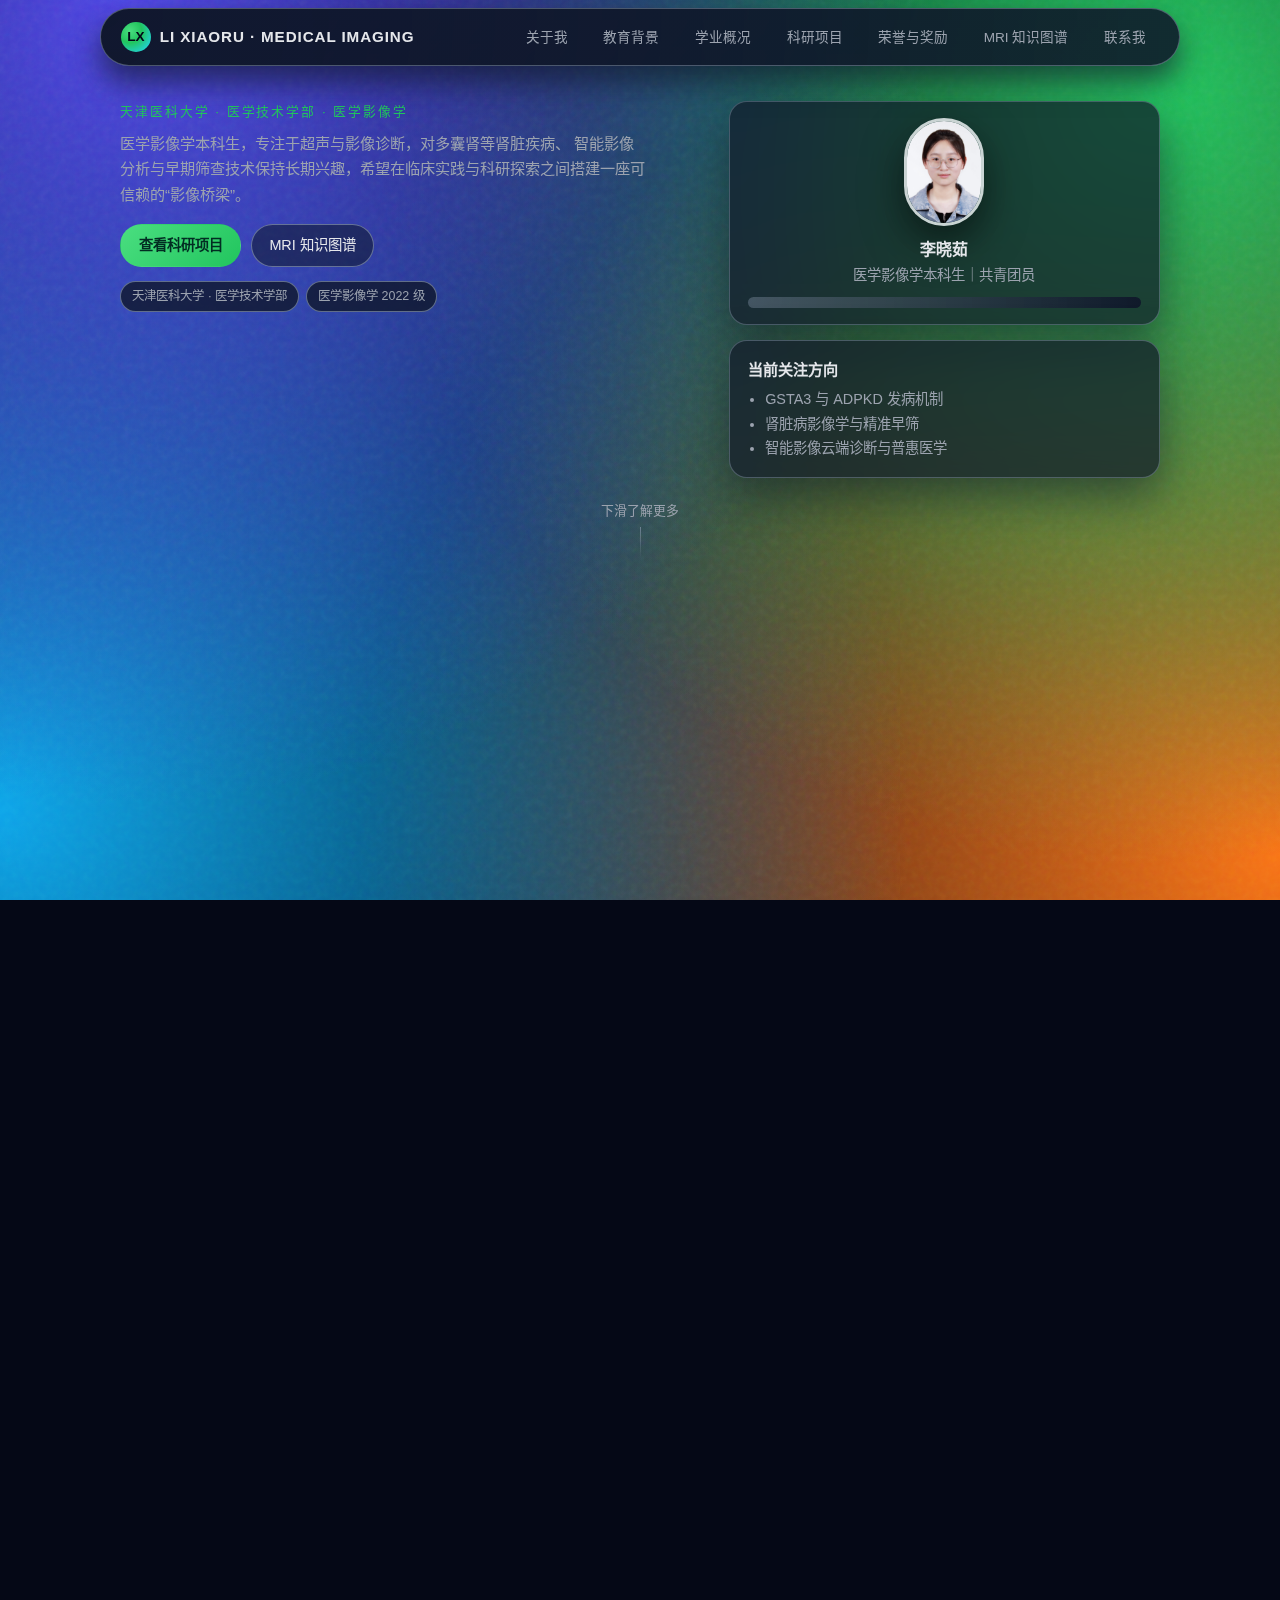
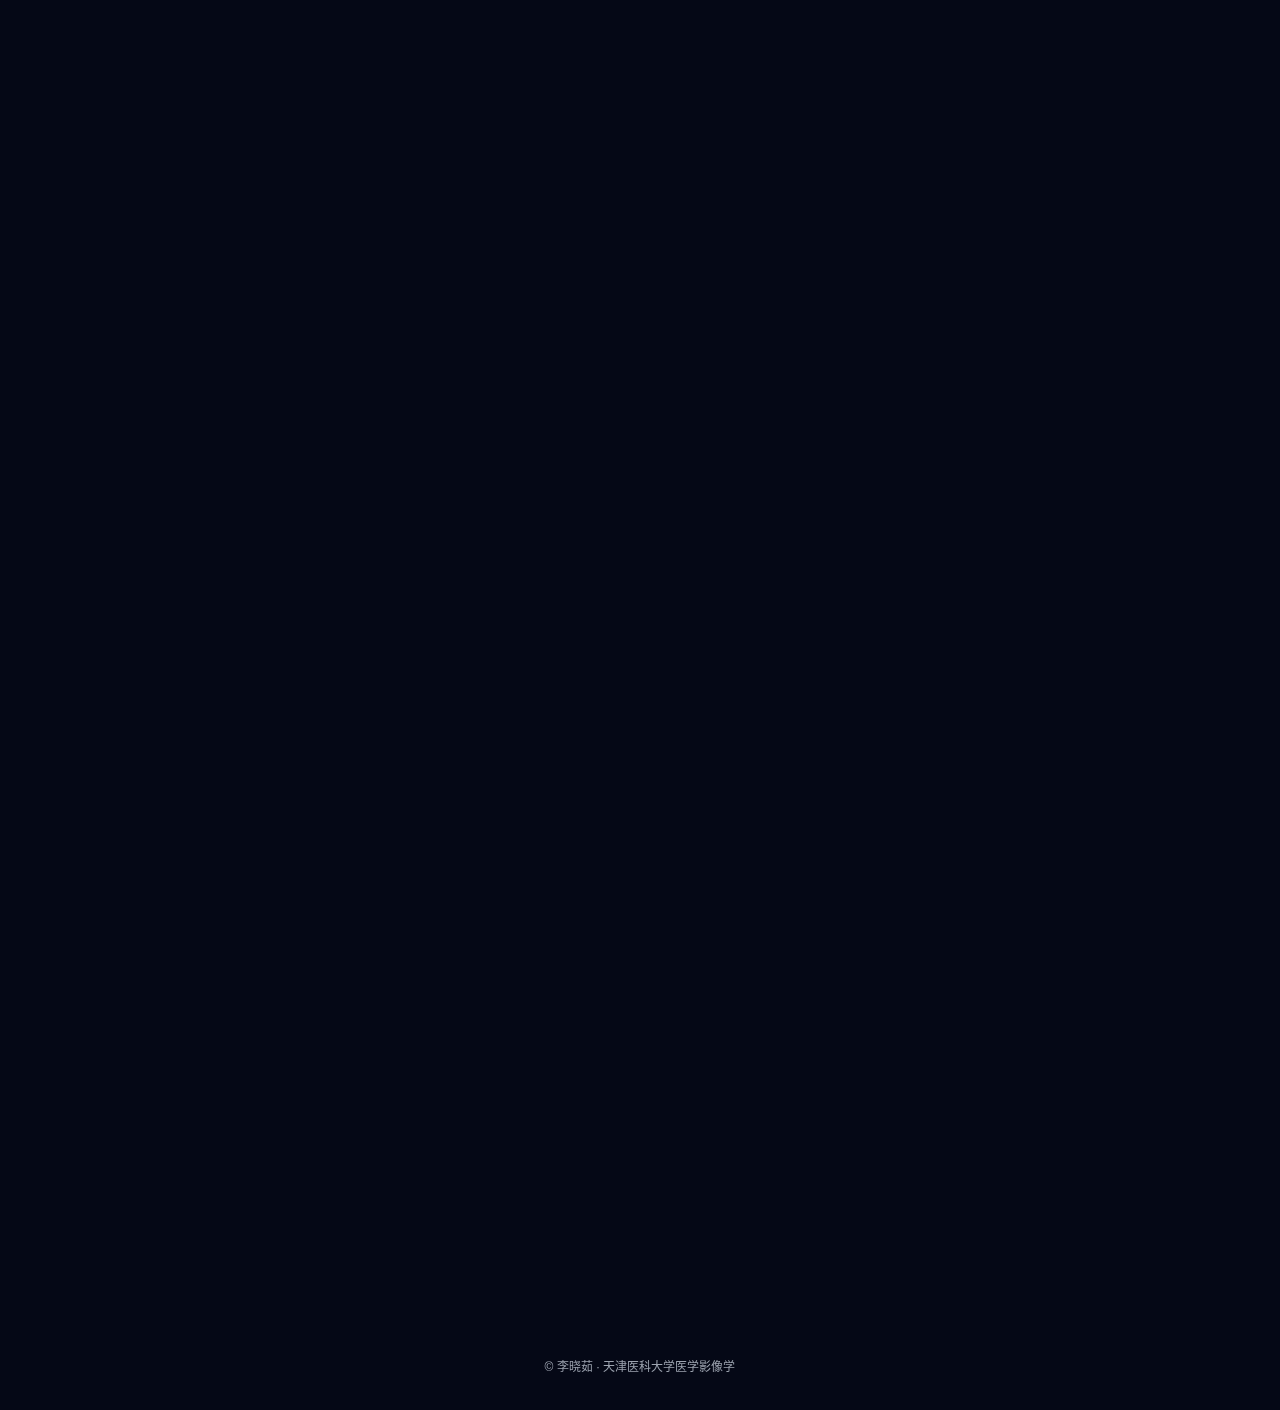
<file: index.html>
<!DOCTYPE html>
<html lang="zh-CN">
<head>
    <meta charset="UTF-8">
    <title>李晓茹 · 医学影像学个人主页</title>
    <meta name="viewport" content="width=device-width, initial-scale=1">
    <meta name="description" content="李晓茹，天津医科大学医学影像学专业本科生个人主页">
    <link rel="stylesheet" href="style.css">
</head>
<body>
<div class="page-bg"></div>
<div class="page-noise"></div>

<header class="site-header">
    <div class="logo">
        <span class="logo-mark">LX</span>
        <span class="logo-text">Li Xiaoru · Medical Imaging</span>
    </div>
    <nav class="navbar">
        <button class="nav-toggle" id="navToggle">☰</button>
        <ul id="navList">
            <li><a href="#about">关于我</a></li>
            <li><a href="#education">教育背景</a></li>
            <li><a href="#stats">学业概况</a></li>
            <li><a href="#projects">科研项目</a></li>
            <li><a href="#honors">荣誉与奖励</a></li>
            <li><a href="#knowledge-graph">MRI 知识图谱</a></li>
            <li><a href="#contact">联系我</a></li>
        </ul>
    </nav>
</header>

<section class="hero section">
    <div class="hero-content">
        <div class="hero-main">
            <p class="hero-tag">天津医科大学 · 医学技术学部 · 医学影像学</p>
            <h1 id="typewriter"></h1>
            <p class="hero-sub">
                医学影像学本科生，专注于超声与影像诊断，对多囊肾等肾脏疾病、
                智能影像分析与早期筛查技术保持长期兴趣，希望在临床实践与科研探索之间搭建一座可信赖的“影像桥梁”。
            </p>
            <div class="hero-actions">
                <a href="#projects" class="btn btn-primary">查看科研项目</a>
                <a href="#knowledge-graph" class="btn btn-ghost">MRI 知识图谱</a>
            </div>
            <div class="hero-meta">
                <span class="meta-pill">天津医科大学 · 医学技术学部</span>
                <span class="meta-pill">医学影像学 2022 级</span>
            </div>
        </div>

        <div class="hero-side">
            <div class="hero-photo-card card glass">
                <div class="photo-frame">
<img src="证件照.jpg" alt="李晓茹个人照片" style="width:80px; height:auto;">

                </div>
                <div class="photo-info">
                    <p class="photo-name">李晓茹</p>
                    <p class="photo-role">医学影像学本科生｜共青团员</p>
                </div>
                <div class="stat-row">
                    <div class="stat-item">
                    </div>
                </div>
            </div>

            <div class="hero-mini card glass">
                <p class="hero-mini-title">当前关注方向</p>
                <ul>
                    <li>GSTA3 与 ADPKD 发病机制</li>
                    <li>肾脏病影像学与精准早筛</li>
                    <li>智能影像云端诊断与普惠医学</li>
                </ul>
            </div>
        </div>
    </div>

    <div class="scroll-hint">
        <span>下滑了解更多</span>
        <div class="scroll-line"></div>
    </div>
</section>

<main>
    <!-- 关于我 -->
    <section id="about" class="section fade-in">
        <div class="section-header">
            <h2>关于我</h2>
            <p>From imaging learner to future ultrasound / radiology doctor.</p>
        </div>
        <div class="card glass">
            <p>
                我是<strong>李晓茹</strong>，天津医科大学医学技术学部医学影像学专业学生（共青团员）。
            </p>
            <p>
                我以“研究者的严谨”和“医者的耐心”要求自己，职业目标明确——
                希望在研修与规培中持续打磨影像判读能力与科研思维，
                最终成长为一名技术精湛、患者信赖的超声 / 影像医生。
            </p>
        </div>
    </section>

    <!-- 教育背景 -->
    <section id="education" class="section section-alt fade-in">
        <div class="section-header">
            <h2>教育背景</h2>
            <p>Academic Journey</p>
        </div>
        <div class="timeline">
            <div class="timeline-item card glass">
                <div class="timeline-dot"></div>
                <div class="timeline-content">
                    <p class="timeline-time">2022.08 – 至今</p>
                    <p class="timeline-title">天津医科大学 · 医学技术学部</p>
                    <p class="timeline-sub">医学影像学本科（双一流 · 211）</p>
                    <p class="timeline-desc">
                        系统学习 X 线、CT、MRI、超声及核医学等影像学相关课程，
                        逐步将兴趣聚焦于肾脏疾病影像学与智能影像辅助诊断方向。
                    </p>
                </div>
            </div>
        </div>
    </section>

    <!-- 学业概况 -->
    <section id="stats" class="section fade-in">
        <div class="section-header">
            <h2>学业概况</h2>
            <p>Key academic stats.</p>
        </div>
        <div class="stats-grid">
            <div class="card glass stats-card">
                <h3>综合表现</h3>
                <ul>
                    <li><strong>GPA：</strong>3.65 / 4</li>
                    <li><strong>CET-4：</strong>560 分</li>
                    <li><strong>CET-6：</strong>425 分</li>
                </ul>
            </div>
        </div>
    </section>

    <!-- 科研项目 -->
    <section id="projects" class="section section-alt fade-in">
        <div class="section-header">
            <h2>科研项目</h2>
            <p>Focus on ADPKD mechanism, early screening and intelligent imaging.</p>
        </div>
        <div class="card-grid">
            <article class="card project-card glass">
                <h3>◆ GSTA3 通过 AKT 通路调控 ADPKD 机制研究</h3>
                <p>
                    基于前期发现 GSTA3 可延缓多囊肾囊肿形成，提出其通过 AKT/mTOR 通路调控 ADPKD 的新机制，
                    旨在验证 GSTA3 过表达抑制 AKT 磷酸化、延缓囊肿进展的作用，为 ADPKD 靶向治疗提供潜在新策略。
                </p>

                <h3>◆ “肾晓”——基于 GSTA3 的 ADPKD 精准早筛平台</h3>
                <p>
                    以 GSTA3 为生物标志物，设计无创检测方案，构建 ADPKD 精准早筛平台，
                    期望实现高风险个体的早期预警、超早期风险分层与主动干预。
                </p>

                <h3>◆ “智影云析”智能影像云端诊断协同平台</h3>
                <p>
                    以智能影像分析与云计算为核心，规划构建面向医疗机构与公众的云端影像协同系统，
                    支持肺结节、脑梗死、子宫肿瘤等疾病的辅助诊断与个性化治疗方案，强调普惠性与可及性。
                </p>
            </article>
        </div>
    </section>

    <!-- 荣誉与奖励 -->
    <section id="honors" class="section fade-in">
        <div class="section-header">
            <h2>荣誉与奖励</h2>
            <p>Competitions · Scholarships · Creative works.</p>
        </div>
        <div class="card glass">
            <p>◆第十一届全国大学生医学创新大赛暨“一带一路”国际竞赛北部赛区优秀成果奖</p>
            <p>◆多项目获得 2025 年中国大学生创新大赛校级奖项</p>
            <p>◆2022–2023 学年 校级三等奖学金</p>
            <p>◆2023–2024 学年 校级二等奖学金</p>
            <p>◆天津医科大学微电影大赛 校级三等奖</p>
            <p>◆“高教社杯”全国大学生英语短视频大赛 校级三等奖</p>
            <p>◆2023 年天津市大学生化学竞赛 三等奖</p>
            <p>◆2024 年天津市大学生化学竞赛 三等奖</p>
        </div>
    </section>

    <!-- 知识图谱 -->
    <section id="knowledge-graph" class="section section-alt fade-in">
        <div class="section-header">
            <h2>MRI 知识图谱</h2>
            <p>Web-based MRI knowledge graph.</p>
        </div>
        <div class="card glass">
            <p>
                围绕 MRI 的物理基础、序列、图像对比、临床应用与优势 / 局限等方面进行结构化整理，
                并利用 Web 工具绘制成图谱。
            </p>
            <a href="mri-kg.html" class="btn btn-primary">查看 MRI 知识图谱页面</a>
        </div>
    </section>

    <!-- 联系方式 -->
    <section id="contact" class="section fade-in">
        <div class="section-header">
            <h2>联系我</h2>
            <p>欢迎就医学影像学习、竞赛与科研交流。</p>
        </div>
        <div class="contact-grid">
            <div class="card glass contact-card">
                <h3>联系方式</h3>
                <ul>
                    <li>📧 邮箱：<a href="mailto:lllixiaoru@163.com">lllixiaoru@163.com</a></li>
                    <li>💻 GitHub：<a href="https://github.com/llllixiaoru" target="_blank">github.com/llllixiaoru</a></li>
                </ul>
            </div>
            <div class="card glass contact-card">
                <h3>未来规划</h3>
                <p>
                    在继续夯实影像学基础与临床思维的同时，进一步深耕肾脏疾病影像学和智能影像分析方向，
                    期待在三甲医院完成规培并持续开展相关科研工作。
                </p>
            </div>
        </div>
    </section>
</main>

<footer class="site-footer">
    <p>&copy; <span id="year"></span> 李晓茹 · 天津医科大学医学影像学</p>
</footer>

<button id="backToTop" title="回到顶部">↑</button>

<script src="script.js"></script>
</body>
</html>
</file>
<file: style.css>
* {
    box-sizing: border-box;
    margin: 0;
    padding: 0;
}

:root {
    --bg-dark: #050816;
    --bg-card: rgba(15, 23, 42, 0.7);
    --accent: #6366f1;
    --accent-soft: rgba(99, 102, 241, 0.18);
    --accent-2: #22c55e;
    --text-main: #e5e7eb;
    --text-muted: #9ca3af;
    --border-soft: rgba(148, 163, 184, 0.4);
    --radius-lg: 18px;
    --shadow-soft: 0 18px 45px rgba(15, 23, 42, 0.55);
    --glass-blur: 18px;
    --max-width: 1080px;
    scroll-behavior: smooth;
}

body {
    font-family: -apple-system, BlinkMacSystemFont, "Segoe UI", Roboto,
    "Helvetica Neue", Arial, "Noto Sans SC", "PingFang SC", "Microsoft YaHei",
    sans-serif;
    background-color: var(--bg-dark);
    color: var(--text-main);
    line-height: 1.7;
}

/* 背景渐变 + 噪点层 */
.page-bg {
    position: fixed;
    inset: 0;
    background:
        radial-gradient(circle at 10% 0%, #4f46e5 0, transparent 55%),
        radial-gradient(circle at 90% 10%, #22c55e 0, transparent 55%),
        radial-gradient(circle at 0% 90%, #0ea5e9 0, transparent 60%),
        radial-gradient(circle at 100% 95%, #f97316 0, transparent 60%),
        linear-gradient(135deg, #020617, #020617 40%, #020617);
    z-index: -2;
}

.page-noise {
    position: fixed;
    inset: 0;
    pointer-events: none;
    background-image: url("data:image/svg+xml,%3Csvg viewBox='0 0 160 160' xmlns='http://www.w3.org/2000/svg'%3E%3Cfilter id='n'%3E%3CfeTurbulence type='fractalNoise' baseFrequency='0.8' numOctaves='3' stitchTiles='noStitch'/%3E%3C/filter%3E%3Crect width='100%25' height='100%25' filter='url(%23n)' opacity='0.25'/%3E%3C/svg%3E");
    mix-blend-mode: soft-light;
    z-index: -1;
}

/* 头部导航 */
.site-header {
    position: sticky;
    top: 0;
    z-index: 20;
    display: flex;
    justify-content: space-between;
    align-items: center;
    max-width: var(--max-width);
    margin: 0 auto;
    padding: 0.8rem 1.25rem;
    margin-top: 0.5rem;
    border-radius: 999px;
    background: radial-gradient(circle at top left, rgba(15, 23, 42, 0.98), rgba(15, 23, 42, 0.88));
    border: 1px solid rgba(148, 163, 184, 0.45);
    box-shadow: 0 16px 30px rgba(15, 23, 42, 0.65);
    backdrop-filter: blur(20px);
}

.logo {
    display: flex;
    align-items: center;
    gap: 0.55rem;
}

.logo-mark {
    width: 30px;
    height: 30px;
    border-radius: 999px;
    background: radial-gradient(circle at 30% 30%, #4ade80, #22c55e 40%, #22d3ee 90%);
    display: flex;
    justify-content: center;
    align-items: center;
    font-size: 0.85rem;
    font-weight: 700;
    color: #020617;
}

.logo-text {
    font-size: 0.95rem;
    font-weight: 600;
    letter-spacing: 0.06em;
    text-transform: uppercase;
}

.navbar ul {
    list-style: none;
    display: flex;
    gap: 0.6rem;
    font-size: 0.85rem;
}

.navbar a {
    color: var(--text-muted);
    text-decoration: none;
    padding: 0.35rem 0.75rem;
    border-radius: 999px;
    border: 1px solid transparent;
    transition: all 0.18s ease-out;
}

.navbar a:hover {
    color: #f9fafb;
    border-color: rgba(148, 163, 184, 0.6);
    background: radial-gradient(circle at top left, rgba(148, 163, 184, 0.25), transparent 65%);
}

.nav-toggle {
    display: none;
    background: none;
    border: 1px solid rgba(148, 163, 184, 0.6);
    border-radius: 999px;
    padding: 0.25rem 0.6rem;
    color: var(--text-main);
}

/* section 通用 */
.section {
    max-width: var(--max-width);
    margin: 0 auto;
    padding: 2.5rem 1.25rem 2.2rem;
}

.section-alt {
    margin-top: 0.8rem;
    margin-bottom: 0.8rem;
}

.section-header {
    margin-bottom: 1.2rem;
}

.section-header h2 {
    font-size: 1.4rem;
    letter-spacing: 0.05em;
    text-transform: uppercase;
}

.section-header p {
    font-size: 0.9rem;
    color: var(--text-muted);
}

/* hero 区 */
.hero {
    padding-top: 2.2rem;
}

.hero-content {
    display: grid;
    grid-template-columns: minmax(0, 3.1fr) minmax(0, 2.3fr);
    gap: 1.75rem;
    align-items: flex-start;
}

.hero-tag {
    font-size: 0.8rem;
    color: var(--accent-2);
    letter-spacing: 0.15em;
    text-transform: uppercase;
    margin-bottom: 0.4rem;
}

.hero-main h1 {
    font-size: clamp(2.0rem, 3vw + 0.8rem, 2.7rem);
    margin-bottom: 0.5rem;
}

.hero-sub {
    font-size: 0.95rem;
    color: var(--text-muted);
    max-width: 33rem;
}

.hero-actions {
    margin-top: 1rem;
    display: flex;
    flex-wrap: wrap;
    gap: 0.6rem;
}

.btn {
    display: inline-flex;
    align-items: center;
    justify-content: center;
    padding: 0.5rem 1.1rem;
    border-radius: 999px;
    font-size: 0.9rem;
    border: 1px solid transparent;
    text-decoration: none;
    cursor: pointer;
    transition: all 0.18s ease-out;
}

.btn-primary {
    background: linear-gradient(135deg, #4ade80, #22c55e);
    color: #022c22;
    font-weight: 600;
}

.btn-primary:hover {
    filter: brightness(1.05);
    transform: translateY(-1px);
}

.btn-ghost {
    background: rgba(15, 23, 42, 0.55);
    border-color: rgba(148, 163, 184, 0.6);
    color: var(--text-main);
}

.btn-ghost:hover {
    background: rgba(15, 23, 42, 0.9);
}

.hero-meta {
    display: flex;
    flex-wrap: wrap;
    gap: 0.4rem;
    margin-top: 0.9rem;
}

.meta-pill {
    padding: 0.25rem 0.7rem;
    border-radius: 999px;
    background: rgba(15, 23, 42, 0.8);
    border: 1px solid rgba(148, 163, 184, 0.6);
    font-size: 0.78rem;
    color: var(--text-muted);
}

/* hero 右侧卡片 */
.card {
    border-radius: var(--radius-lg);
    background: var(--bg-card);
    border: 1px solid var(--border-soft);
    box-shadow: var(--shadow-soft);
    padding: 1rem 1.1rem;
}

.glass {
    backdrop-filter: blur(var(--glass-blur));
}

.hero-photo-card {
    margin-bottom: 0.9rem;
}

.photo-frame {
    display: flex;
    justify-content: center;
    margin-bottom: 0.6rem;
}

.photo-frame img {
    width: 170px;
    height: 170px;
    border-radius: 999px;
    object-fit: cover;
    border: 3px solid rgba(248, 250, 252, 0.8);
    box-shadow: 0 16px 40px rgba(0, 0, 0, 0.55);
}

.photo-info {
    text-align: center;
    margin-bottom: 0.6rem;
}

.photo-name {
    font-weight: 600;
}

.photo-role {
    font-size: 0.9rem;
    color: var(--text-muted);
}

.stat-row {
    display: flex;
    flex-wrap: wrap;
    gap: 0.6rem;
    justify-content: space-between;
    margin-top: 0.3rem;
}

.stat-item {
    flex: 1 1 30%;
    min-width: 90px;
    padding: 0.35rem 0.5rem;
    border-radius: 0.75rem;
    background: radial-gradient(circle at top left, rgba(148, 163, 184, 0.35), rgba(15, 23, 42, 0.95));
}

.stat-label {
    font-size: 0.72rem;
    color: var(--text-muted);
}

.stat-value {
    display: block;
    font-size: 0.9rem;
    font-weight: 600;
}

.hero-mini {
    font-size: 0.9rem;
}

.hero-mini-title {
    font-weight: 600;
    margin-bottom: 0.3rem;
    font-size: 0.95rem;
}

.hero-mini ul {
    list-style: disc;
    padding-left: 1.1rem;
    color: var(--text-muted);
}

/* 下滑提示 */
.scroll-hint {
    margin-top: 1.4rem;
    display: flex;
    flex-direction: column;
    align-items: center;
    gap: 0.3rem;
    font-size: 0.8rem;
    color: var(--text-muted);
}

.scroll-line {
    width: 1px;
    height: 32px;
    background: linear-gradient(to bottom, rgba(148, 163, 184, 0.6), transparent);
    animation: scrollPulse 1.6s infinite;
}

@keyframes scrollPulse {
    0% { opacity: 0.1; transform: translateY(-4px); }
    50% { opacity: 0.9; transform: translateY(2px); }
    100% { opacity: 0.1; transform: translateY(-4px); }
}

/* 时间轴 */
.timeline {
    position: relative;
    padding-left: 0.8rem;
}

.timeline::before {
    content: "";
    position: absolute;
    left: 0.6rem;
    top: 0.2rem;
    bottom: 0.2rem;
    width: 2px;
    background: linear-gradient(to bottom, rgba(148, 163, 184, 0.5), transparent);
}

.timeline-item {
    position: relative;
    margin-left: 0.9rem;
}

.timeline-dot {
    position: absolute;
    left: -1.1rem;
    top: 1.1rem;
    width: 11px;
    height: 11px;
    border-radius: 999px;
    background: radial-gradient(circle at 30% 30%, #4ade80, #22c55e);
    box-shadow: 0 0 0 4px rgba(34, 197, 94, 0.25);
}

.timeline-content {
    font-size: 0.92rem;
}

.timeline-time {
    font-size: 0.8rem;
    color: var(--accent-2);
    letter-spacing: 0.12em;
    text-transform: uppercase;
    margin-bottom: 0.2rem;
}

.timeline-title {
    font-weight: 600;
}

.timeline-sub {
    font-size: 0.9rem;
    color: var(--text-muted);
}

.timeline-desc {
    margin-top: 0.4rem;
    color: var(--text-muted);
}

/* stats */
.stats-grid {
    display: grid;
    grid-template-columns: repeat(auto-fit, minmax(240px, 1fr));
    gap: 1rem;
}

.stats-card ul {
    list-style: disc;
    padding-left: 1.1rem;
    font-size: 0.93rem;
}

/* projects */
.card-grid {
    display: grid;
    grid-template-columns: repeat(auto-fit, minmax(260px, 1fr));
    gap: 1.2rem;
}

.project-card h3 {
    margin-bottom: 0.3rem;
}

.project-card p {
    font-size: 0.9rem;
    color: var(--text-muted);
}

.project-card ul {
    margin-top: 0.5rem;
    padding-left: 1.1rem;
    font-size: 0.9rem;
}

.project-tag {
    display: inline-block;
    margin-bottom: 0.4rem;
    font-size: 0.75rem;
    letter-spacing: 0.18em;
    text-transform: uppercase;
    padding: 0.18rem 0.6rem;
    border-radius: 999px;
    background: rgba(99, 102, 241, 0.22);
    color: #c7d2fe;
}

/* 荣誉 pill */
.honor-badges {
    display: flex;
    flex-wrap: wrap;
    gap: 0.45rem;
}

.honor-pill {
    font-size: 0.82rem;
    padding: 0.35rem 0.65rem;
    border-radius: 999px;
    background: rgba(15, 23, 42, 0.85);
    border: 1px solid rgba(148, 163, 184, 0.7);
    color: var(--text-muted);
}

/* contact */
.contact-grid {
    display: grid;
    grid-template-columns: repeat(auto-fit, minmax(260px, 1fr));
    gap: 1rem;
}

.contact-card ul {
    list-style: none;
    font-size: 0.9rem;
}

.contact-card li + li {
    margin-top: 0.3rem;
}

/* footer */
.site-footer {
    max-width: var(--max-width);
    margin: 0 auto;
    padding: 1.4rem 1.25rem 2rem;
    text-align: center;
    font-size: 0.75rem;
    color: var(--text-muted);
}

/* 回到顶部 */
#backToTop {
    position: fixed;
    right: 1.2rem;
    bottom: 1.2rem;
    padding: 0.45rem 0.6rem;
    border-radius: 999px;
    border: 1px solid rgba(148, 163, 184, 0.7);
    background: radial-gradient(circle at top left, rgba(15, 23, 42, 0.98), rgba(30, 64, 175, 0.95));
    color: #f9fafb;
    cursor: pointer;
    box-shadow: var(--shadow-soft);
    display: none;
}

/* 进场动画 */
.fade-in {
    opacity: 0;
    transform: translateY(10px);
    transition: opacity 0.45s ease-out, transform 0.45s ease-out;
}
.fade-in.visible {
    opacity: 1;
    transform: translateY(0);
}

/* 自适应 */
@media (max-width: 840px) {
    .site-header {
        padding-inline: 0.9rem;
    }

    .navbar ul {
        position: absolute;
        right: 0.8rem;
        top: 3.4rem;
        flex-direction: column;
        align-items: flex-start;
        background: rgba(15, 23, 42, 0.98);
        padding: 0.6rem 0.7rem;
        border-radius: 1rem;
        display: none;
        box-shadow: 0 16px 30px rgba(15, 23, 42, 0.85);
    }

    .navbar ul.open {
        display: flex;
    }

    .nav-toggle {
        display: inline-block;
    }
}

@media (max-width: 760px) {
    .hero-content {
        grid-template-columns: 1fr;
    }

    .hero-side {
        order: -1;
    }

    .hero-sub {
        max-width: none;
    }
}
</file>
